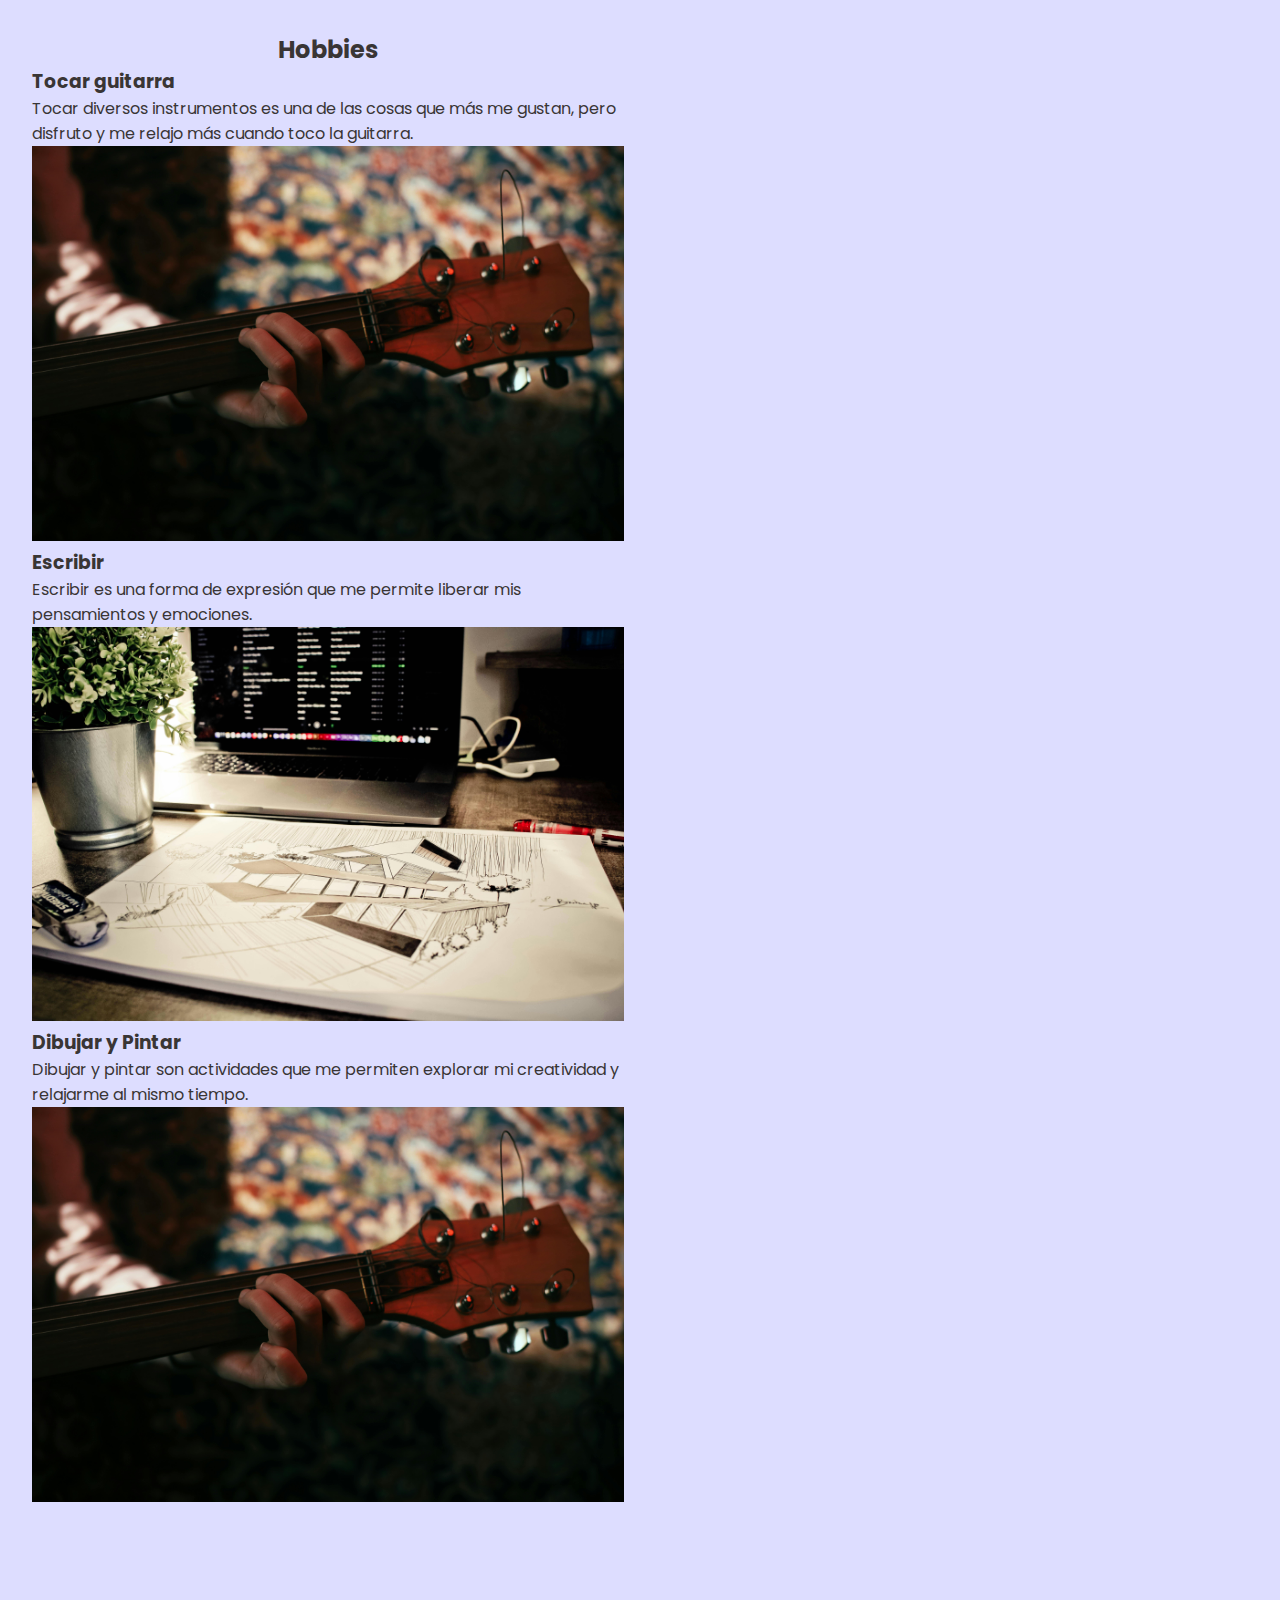
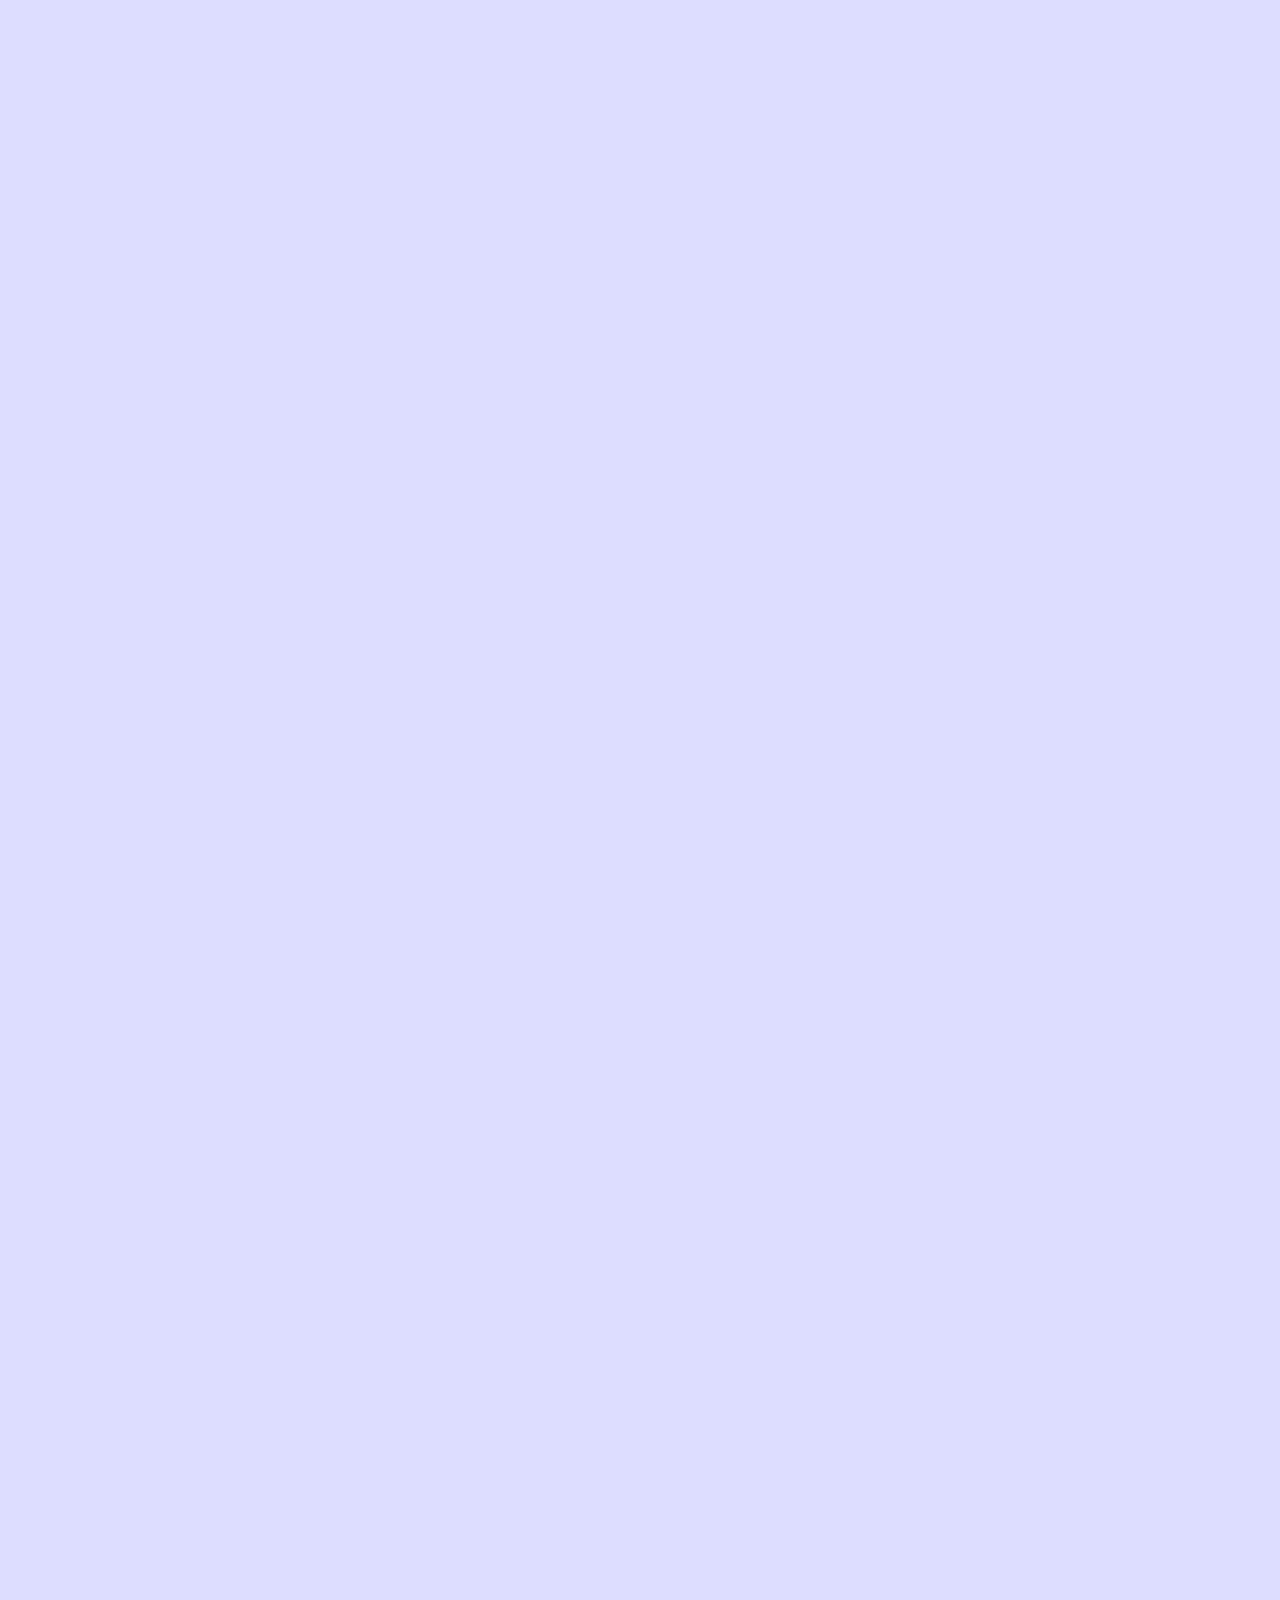
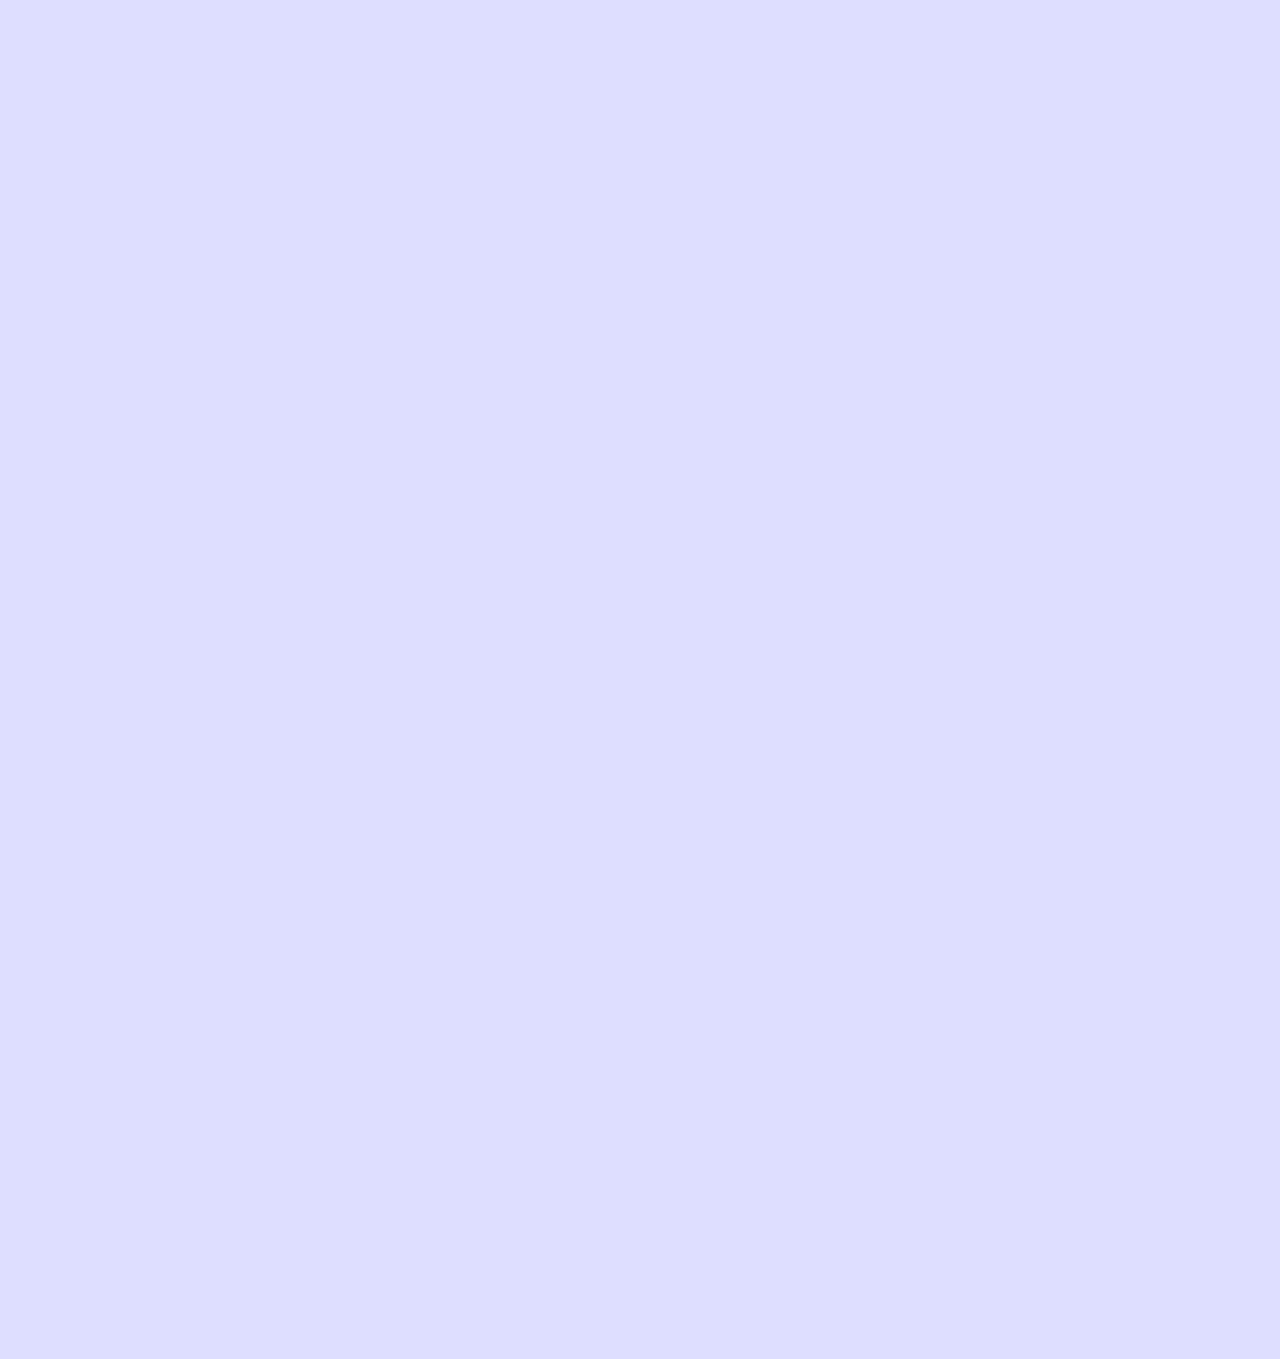
<file: hobbies.html>
<!DOCTYPE html>
<html lang="en">

<head>
  <meta charset="UTF-8">
  <meta name="viewport" content="width=device-width, initial-scale=1.0">
  <!-- font family - poppins -->
  <link rel="preconnect" href="https://fonts.googleapis.com">
  <link rel="preconnect" href="https://fonts.gstatic.com" crossorigin>
  <link href="https://fonts.googleapis.com/css2?family=Poppins:wght@400;500;700&display=swap" rel="stylesheet">
  <link rel="stylesheet" href="./global.css">
  <title>hobbies</title>
</head>

<div>
        <div class="hobbies lg-rounded flex flex--column">
          <div class="hobbies__container grid">
            <div class="hobbie-item">
              <h2 class="hobbies-title">Hobbies</h2>
            <div class="hobbie-item guitar-left-side">
              <h3 class="sub__title-hobbies">Tocar guitarra</h3>
              <p class="text-hobbies">Tocar diversos instrumentos es una de las cosas que más me gustan, pero disfruto y me relajo más cuando toco la guitarra.</p>
              <img src="./src/img/guitarra.jpg">
            </div>
            <div class="hobbie-item write-left-side">
              <h3 class="sub__title-hobbies">Escribir</h3>
              <p class="text-hobbies">Escribir es una forma de expresión que me permite liberar mis pensamientos y emociones.</p>
              <img src="./src/img/dibujar.jpg">
            </div>
            <div class="hobbie-item paint-left-side">
              <h3 class="sub__title-hobbies">Dibujar y Pintar</h3>
              <p class="text-hobbies">Dibujar y pintar son actividades que me permiten explorar mi creatividad y relajarme al mismo tiempo.</p>
              <img src="./src/img/guitarra.jpg">
            </div>
          </div>
          </div>
        </div>
      </div>
      </div>
    </section>
  </main>
</body>

</html>
</file>
<file: global.css>
@import url('./components/button.css');
@import url('./components/animations.css');
@import url('./components/home.css');
@import url('./components/header.css');
@import url('./components/about-me.css');
@import url('./components/curriculum.css');
@import url('./components/projects.css');
@import url('./components/skills.css');
@import url('./components/education.css');
@import url('./components/more.css');


:root {
    /* colors */
    --soft-purple: #ddddff;
    --soft-pink: #f7d9ff;
    --soft-green: #a6f6d5;
    /* neutral */
    --white: #f8f8ff;
    --black: #121212;
    --dark-gray: #393535;

    /* font and typography */
    --body-font: "Poppins", sans-serif;

    /* font weight */
    --font-normal: 400;
    --font-medium: 500;
    --font-bold: 700;

    /* font size */
    --big-title: 45px;
    --title: 32px;
    --sub-title: 22px;
    --text: 16px;

    /* box-shadow */
    --shadow: rgba(14, 30, 37, 0.02) 0px 1px 2px 0px, rgba(14, 30, 37, 0.12) 0px 1px 8px 0px;
}

@media only screen and (min-width: 1024px) {
    :root {
        /* font size */
        --text: 18px;
    }
}

/* base */
* {
    margin: 0;
    padding: 0;
    box-sizing: border-box;
}

body {
    background-color: var(--soft-purple);
    font-family: var(--body-font);
    color: var(--dark-gray);
}

ul {
    list-style: none;
}

a {
    text-decoration: none;
    color: var(--dark-gray);
}

img {
    max-width: 100%;
    height: auto;
}

.section {
    max-width: 1440px;
    margin: 0 auto;
}

.md-rounded {
    border-radius: 1rem;
}

.lg-rounded {
    border-radius: 2rem;
}

.circle {
    border-radius: 50%;
}

.flex {
    display: flex;
}

.flex--column {
    flex-direction: column;
}

.grid {
    display: grid;
}

/* text */
.text-center {
    text-align: center;
}

.big__title {
    font-weight: var(--font-bold);
    font-size: var(--big-title);
    letter-spacing: 4px;
 }


.title {
    font-weight: var(--font-medium);
    font-size: var(--title);
    margin-bottom: 16px;
}

.sub__title {
    font-weight: var(--font-medium);
    font-size: var(--sub-title);
    margin-bottom: 12px;
}

.text {
    font-weight: var(--font-normal);
    font-size: var(--text);
}

.date {
    font-weight: var(--font-bold);
    font-size: var(--text);
    margin-bottom: 1rem;
}
</file>
